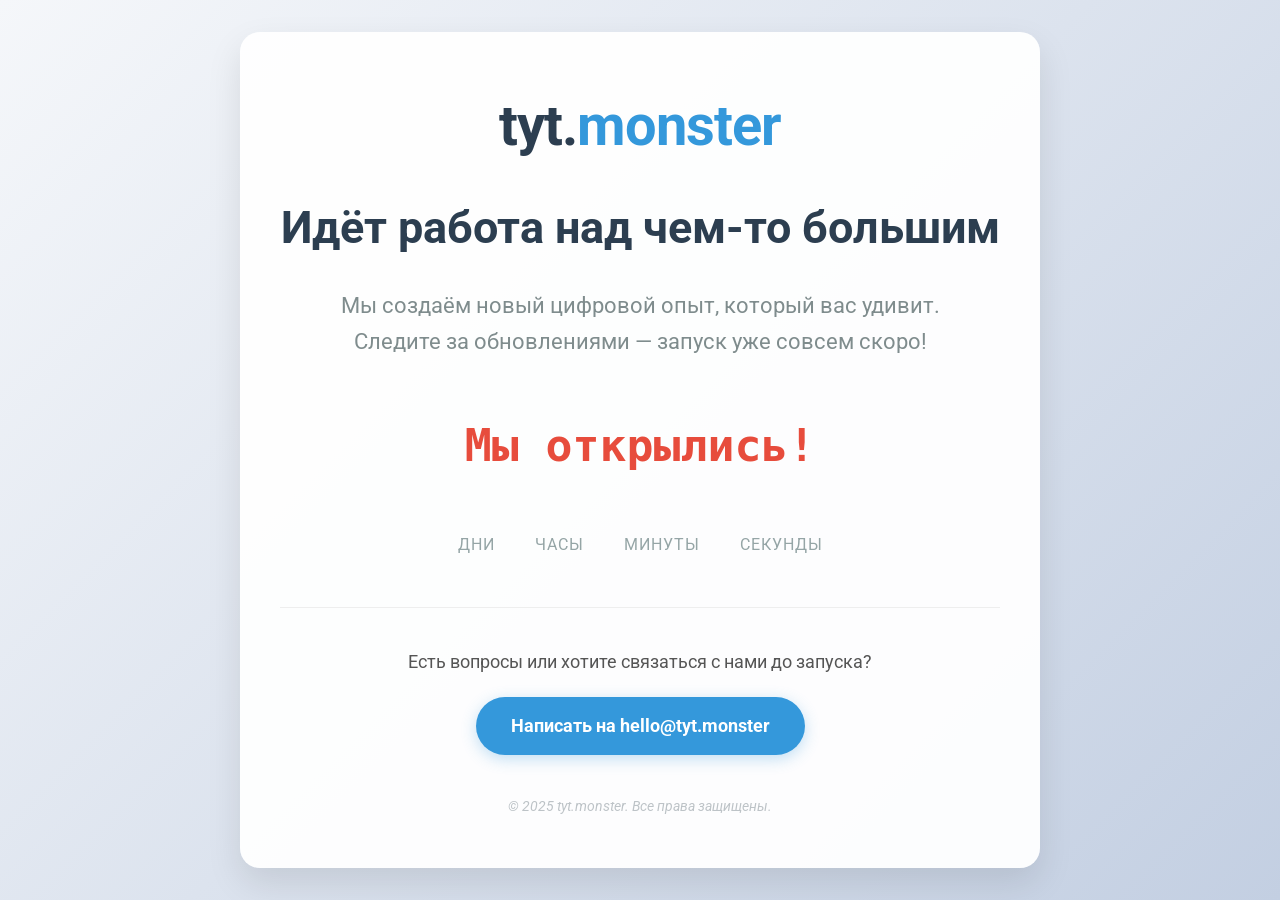
<file: index.html>
<!DOCTYPE html>
<html lang="ru">
<head>
    <meta charset="UTF-8">
    <meta name="viewport" content="width=device-width, initial-scale=1.0">
    <title>Скоро открытие! | tyt.monster</title>
    <link rel="preconnect" href="https://fonts.googleapis.com">
    <link rel="preconnect" href="https://fonts.gstatic.com" crossorigin>
    <link href="https://fonts.googleapis.com/css2?family=Roboto:wght@300;400;700&display=swap" rel="stylesheet">
    <style>
        * { margin: 0; padding: 0; box-sizing: border-box; }
        body {
            font-family: 'Roboto', sans-serif;
            line-height: 1.6;
            color: #333;
            background: linear-gradient(135deg, #f5f7fa 0%, #c3cfe2 100%);
            min-height: 100vh;
            display: flex;
            align-items: center;
            justify-content: center;
            padding: 20px;
            text-align: center;
        }
        .container {
            max-width: 800px;
            width: 100%;
            background-color: rgba(255, 255, 255, 0.95);
            border-radius: 20px;
            padding: 50px 40px;
            box-shadow: 0 15px 35px rgba(0, 0, 0, 0.1);
        }
        .logo {
            font-size: 3.5rem;
            font-weight: 700;
            color: #2c3e50;
            margin-bottom: 20px;
            letter-spacing: -1px;
        }
        .logo span { color: #3498db; }
        h1 {
            font-size: 2.8rem;
            margin-bottom: 25px;
            color: #2c3e50;
        }
        .tagline {
            font-size: 1.4rem;
            color: #7f8c8d;
            margin-bottom: 40px;
            max-width: 600px;
            margin-left: auto;
            margin-right: auto;
        }
        .timer {
            font-size: 2.8rem;
            font-weight: 700;
            color: #e74c3c;
            margin: 50px 0;
            font-family: monospace;
        }
        .timer-label {
            display: flex;
            justify-content: center;
            gap: 40px;
            margin-top: 15px;
            font-size: 1rem;
            color: #95a5a6;
            text-transform: uppercase;
            letter-spacing: 1px;
        }
        .contact {
            margin-top: 50px;
            padding-top: 40px;
            border-top: 1px solid #eee;
        }
        .contact p {
            margin-bottom: 20px;
            color: #555;
            font-size: 1.1rem;
        }
        .email-link {
            display: inline-block;
            background: #3498db;
            color: white;
            padding: 15px 35px;
            border-radius: 50px;
            text-decoration: none;
            font-weight: 700;
            font-size: 1.1rem;
            transition: all 0.3s ease;
            box-shadow: 0 4px 15px rgba(52, 152, 219, 0.3);
        }
        .email-link:hover {
            background: #2980b9;
            transform: translateY(-3px);
            box-shadow: 0 6px 20px rgba(52, 152, 219, 0.4);
        }
        .note {
            margin-top: 40px;
            font-size: 0.9rem;
            color: #bdc3c7;
            font-style: italic;
        }
        @media (max-width: 768px) {
            .container { padding: 30px 25px; }
            .logo { font-size: 2.8rem; }
            h1 { font-size: 2.2rem; }
            .tagline { font-size: 1.2rem; }
            .timer { font-size: 2.2rem; }
            .timer-label { gap: 20px; font-size: 0.9rem; }
        }
        @media (max-width: 480px) {
            .container { padding: 25px 20px; }
            .logo { font-size: 2.3rem; }
            h1 { font-size: 1.8rem; }
            .timer { font-size: 1.8rem; }
            .timer-label { flex-direction: column; gap: 5px; }
        }
    </style>
</head>
<body>
    <div class="container">
        <div class="logo">tyt.<span>monster</span></div>
        <h1>Идёт работа над чем-то большим</h1>
        <p class="tagline">Мы создаём новый цифровой опыт, который вас удивит. Следите за обновлениями — запуск уже совсем скоро!</p>

        <!-- Таймер обратного отсчёта (опционально) -->
        <div id="countdown-timer" class="timer">00:00:00:00</div>
        <div class="timer-label">
            <span>Дни</span>
            <span>Часы</span>
            <span>Минуты</span>
            <span>Секунды</span>
        </div>

        <div class="contact">
            <p>Есть вопросы или хотите связаться с нами до запуска?</p>
            <a href="mailto:hello@tyt.monster" class="email-link">Написать на hello@tyt.monster</a>
        </div>

        <p class="note">© 2025 tyt.monster. Все права защищены.</p>
    </div>

    <!-- Скрипт для таймера обратного отсчёта -->
    <script>
        function updateCountdown() {
            const launchDate = new Date('2026-02-01T00:00:00').getTime(); // Установите вашу дату запуска
            const now = new Date().getTime();
            const timeLeft = launchDate - now;

            if (timeLeft < 0) {
                document.getElementById('countdown-timer').textContent = "Мы открылись!";
                return;
            }

            const days = Math.floor(timeLeft / (1000 * 60 * 60 * 24));
            const hours = Math.floor((timeLeft % (1000 * 60 * 60 * 24)) / (1000 * 60 * 60));
            const minutes = Math.floor((timeLeft % (1000 * 60 * 60)) / (1000 * 60));
            const seconds = Math.floor((timeLeft % (1000 * 60)) / 1000);

            document.getElementById('countdown-timer').textContent =
                `${days.toString().padStart(2, '0')}:${hours.toString().padStart(2, '0')}:${minutes.toString().padStart(2, '0')}:${seconds.toString().padStart(2, '0')}`;
        }
        setInterval(updateCountdown, 1000);
        updateCountdown(); // Первый вызов
    </script>
</body>
</html>
</file>
